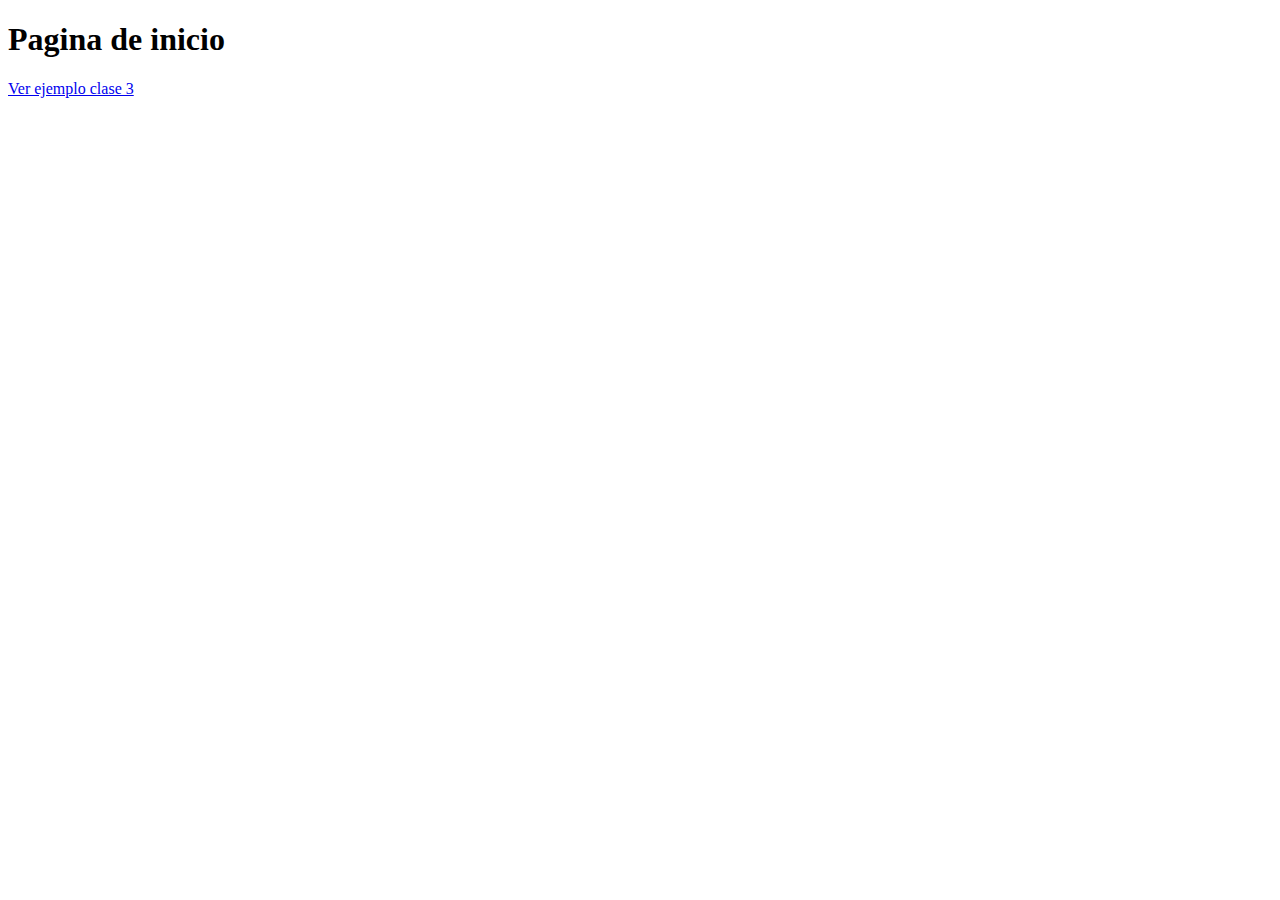
<file: index.html>
<!DOCTYPE html>
<html lang="en">
<head>
    <meta charset="UTF-8">
    <meta name="viewport" content="width=device-width, initial-scale=1.0">
    <title>Document</title>
</head>
<body>
    <h1>Pagina de inicio</h1>
    <a href="semana2/selectores_avanzados.html">Ver ejemplo clase 3</a>
</body>
</html>
</file>
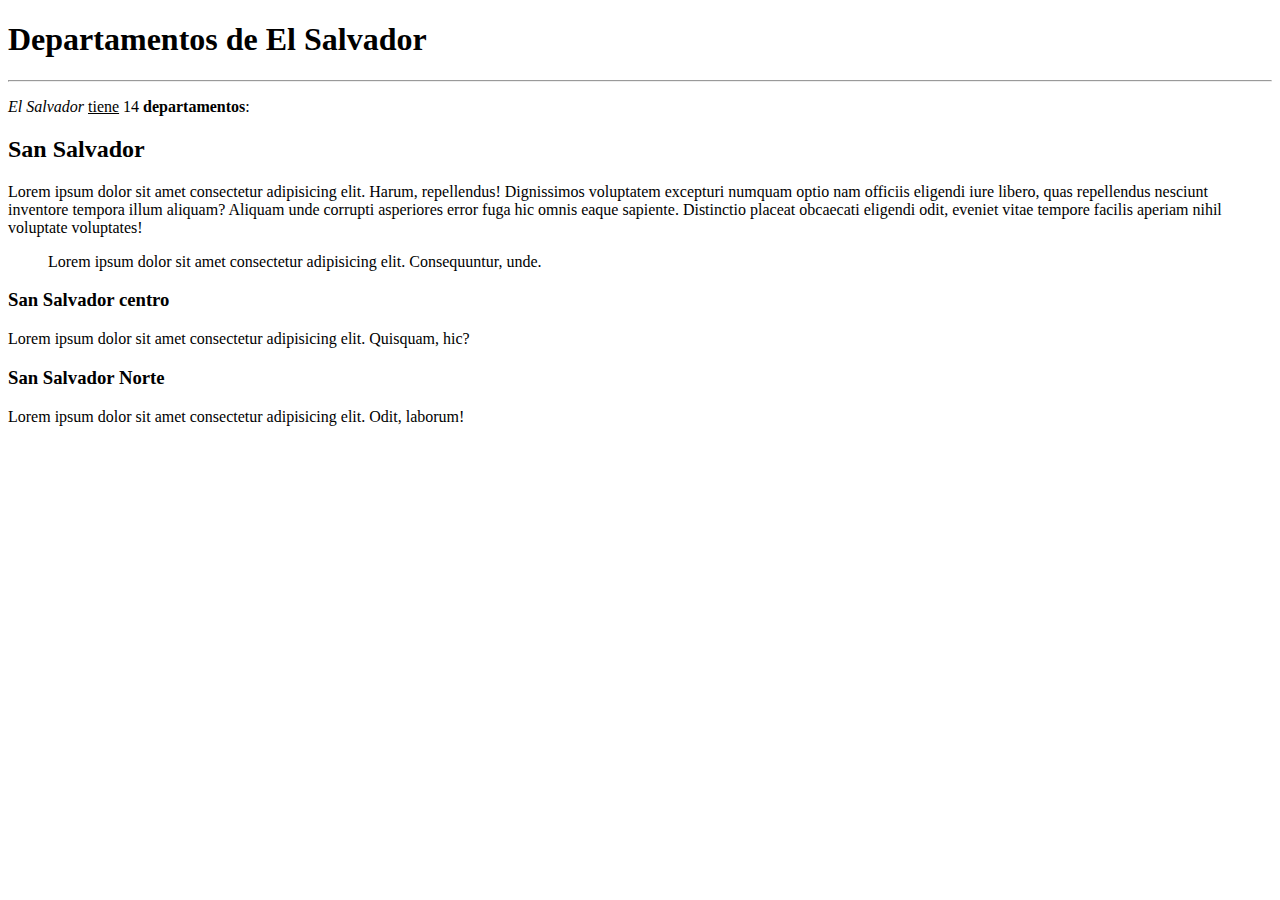
<file: semana1/HolaMundo.html>
<!DOCTYPE html>
<html lang="en">

<head>
    <meta charset="UTF-8">
    <meta name="viewport" content="width=device-width, initial-scale=1.0">
    <title>Mi primera pagina web</title>
</head>

<body>
    <h1>Departamentos de El Salvador</h1>
    <hr>
    <p><i>El Salvador</i> <u>tiene</u> 14 <b>departamentos</b>:</p>

    <div>
        <h2>San Salvador</h2>
        <p>Lorem ipsum dolor sit amet consectetur adipisicing elit. Harum, repellendus! Dignissimos voluptatem excepturi
            numquam optio nam officiis eligendi iure libero, quas repellendus nesciunt inventore tempora illum aliquam?
            Aliquam unde corrupti asperiores error fuga hic omnis eaque sapiente. Distinctio placeat obcaecati eligendi
            odit, eveniet vitae tempore facilis aperiam nihil voluptate voluptates!</p>
        <blockquote>Lorem ipsum dolor sit amet consectetur adipisicing elit. Consequuntur, unde.</blockquote>
        <h3>San Salvador centro</h3>
        <p>Lorem ipsum dolor sit amet consectetur adipisicing elit. Quisquam, hic?</p>
        <h3>San Salvador Norte</h3>
        <p>Lorem ipsum dolor sit amet consectetur adipisicing elit. Odit, laborum!</p>
    </div>

</body>

</html>
</file>
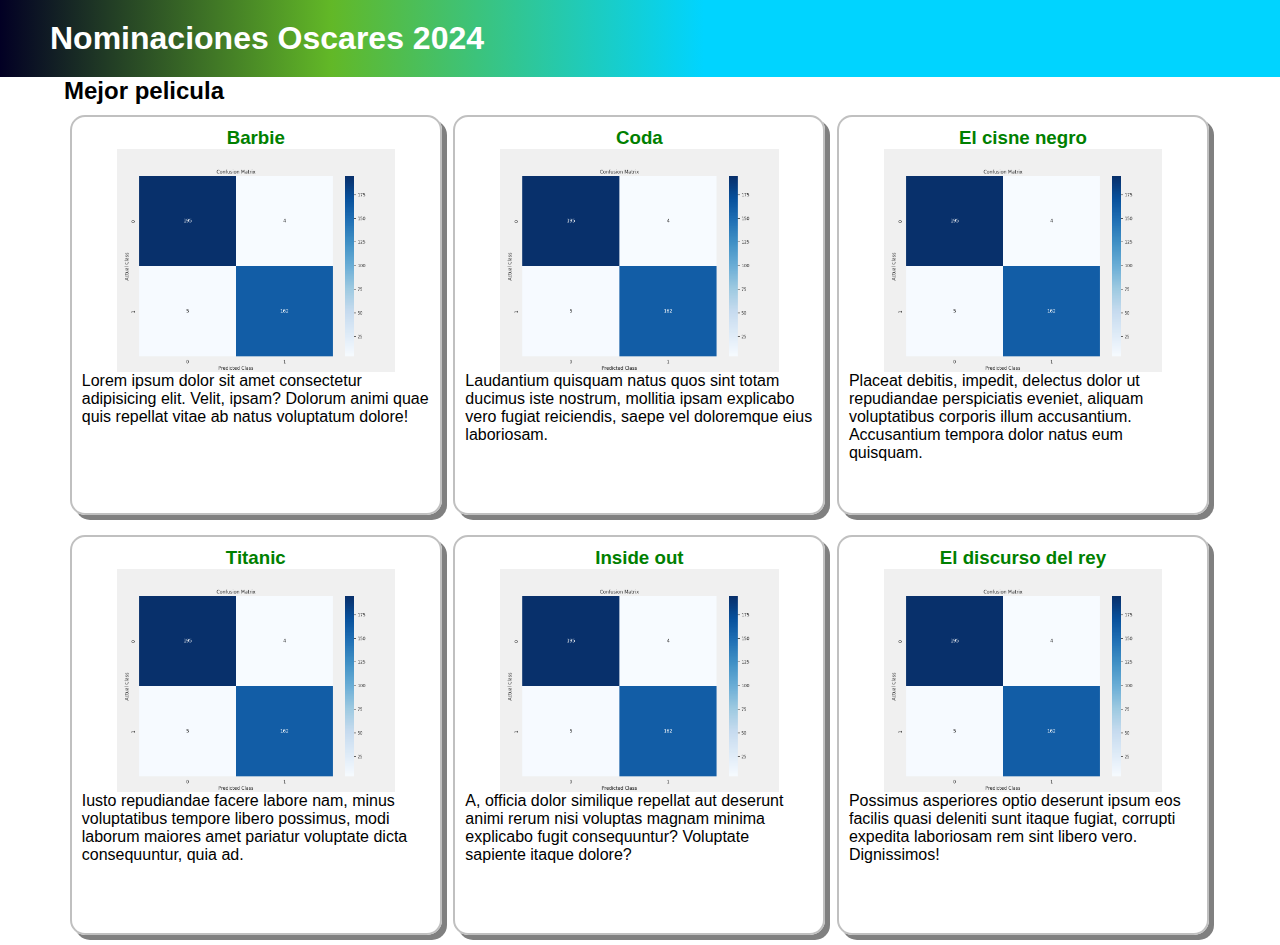
<file: semana2/boxmodel.html>
<!DOCTYPE html>
<html lang="en">
<head>
    <meta charset="UTF-8">
    <meta name="viewport" content="width=device-width, initial-scale=1.0">
    <title>Document</title>
    <link rel="stylesheet" href="boxmodel.css">
</head>
<body>
    <header>
        <h1>Nominaciones Oscares 2024</h1>
    </header>
    <section class="container">
        
        <h2>Mejor pelicula</h2>
        <article>
            <h3>Barbie</h3>
            <img src="../semana1/img/matriz_densenet-binario.png" alt="">
            <p>Lorem ipsum dolor sit amet consectetur adipisicing elit. Velit, ipsam? Dolorum animi quae quis repellat vitae ab natus voluptatum dolore!</p>
        </article>
        <article>
            <h3>Coda</h3>
            <img src="../semana1/img/matriz_densenet-binario.png" alt="Prueba">
            <p>Laudantium quisquam natus quos sint totam ducimus iste nostrum, mollitia ipsam explicabo vero fugiat reiciendis, saepe vel doloremque eius laboriosam.</p>
        </article>
        <article>
            <h3>El cisne negro</h3>
            <img src="../semana1/img/matriz_densenet-binario.png" alt="">
            <p>Placeat debitis, impedit, delectus dolor ut repudiandae perspiciatis eveniet, aliquam voluptatibus corporis illum accusantium. Accusantium tempora dolor natus eum quisquam.</p>
        </article>
        <article>
            <h3>Titanic</h3>
            <img src="../semana1/img/matriz_densenet-binario.png" alt="">
            <p>Iusto repudiandae facere labore nam, minus voluptatibus tempore libero possimus, modi laborum maiores amet pariatur voluptate dicta consequuntur, quia ad.</p>
        </article>
        <article>
            <h3>Inside out</h3>
            <img src="../semana1/img/matriz_densenet-binario.png" alt="">
            <p>A, officia dolor similique repellat aut deserunt animi rerum nisi voluptas magnam minima explicabo fugit consequuntur? Voluptate sapiente itaque dolore?</p>
        </article>
        <article>
            <h3>El discurso del rey</h3>
            <img src="../semana1/img/matriz_densenet-binario.png" alt="">
            <p>Possimus asperiores optio deserunt ipsum eos facilis quasi deleniti sunt itaque fugiat, corrupti expedita laboriosam rem sint libero vero. Dignissimos!</p>
        </article>
    </section>
    

</body>
</html>
</file>
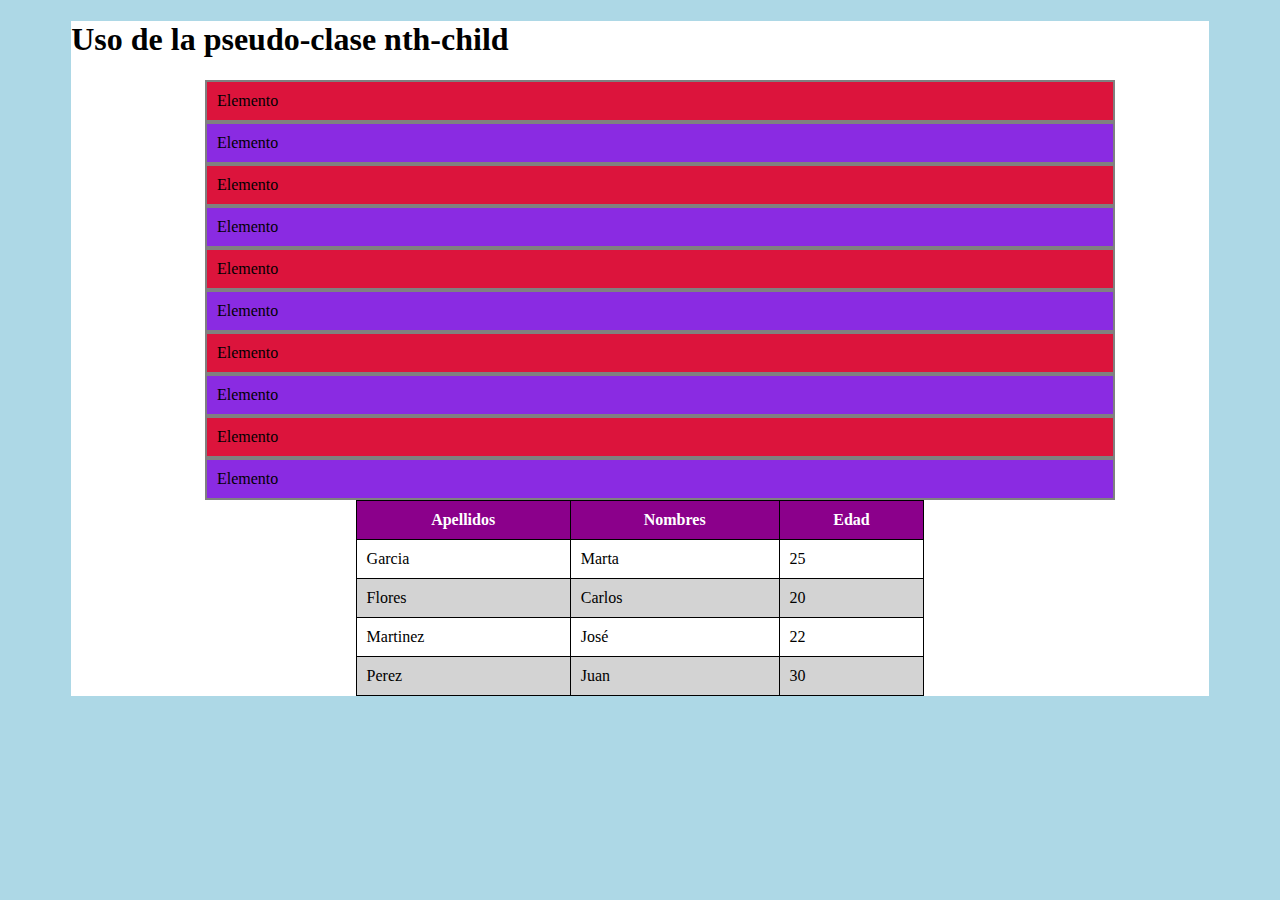
<file: semana2/ejemplo_nth-child.html>
<!DOCTYPE html>
<html lang="en">
<head>
    <meta charset="UTF-8">
    <meta name="viewport" content="width=device-width, initial-scale=1.0">
    <title>Document</title>
    <link rel="stylesheet" href="nthchild.css">
</head>
<body>
    <section class="container">
        <h1>Uso de la pseudo-clase nth-child</h1>
        <ul>
            <li>Elemento</li>
            <li>Elemento</li>
            <li>Elemento</li>
            <li>Elemento</li>
            <li>Elemento</li>
            <li>Elemento</li>
            <li>Elemento</li>
            <li>Elemento</li>
            <li>Elemento</li>
            <li>Elemento</li>
        </ul>

        <table>
            <thead>
                <tr>
                    <th>Apellidos</th>
                    <th>Nombres</th>
                    <th>Edad</th>
                </tr>
            </thead>
            <tbody>
                <tr>
                    <td>Garcia</td>
                    <td>Marta</td>
                    <td>25</td>
                </tr>
                <tr>
                    <td>Flores</td>
                    <td>Carlos</td>
                    <td>20</td>
                </tr>
                <tr>
                    <td>Martinez</td>
                    <td>José</td>
                    <td>22</td>
                </tr>
                <tr>
                    <td>Perez</td>
                    <td>Juan</td>
                    <td>30</td>
                </tr>
            </tbody>
        </table>
    </section>
    

</body>
</html>
</file>
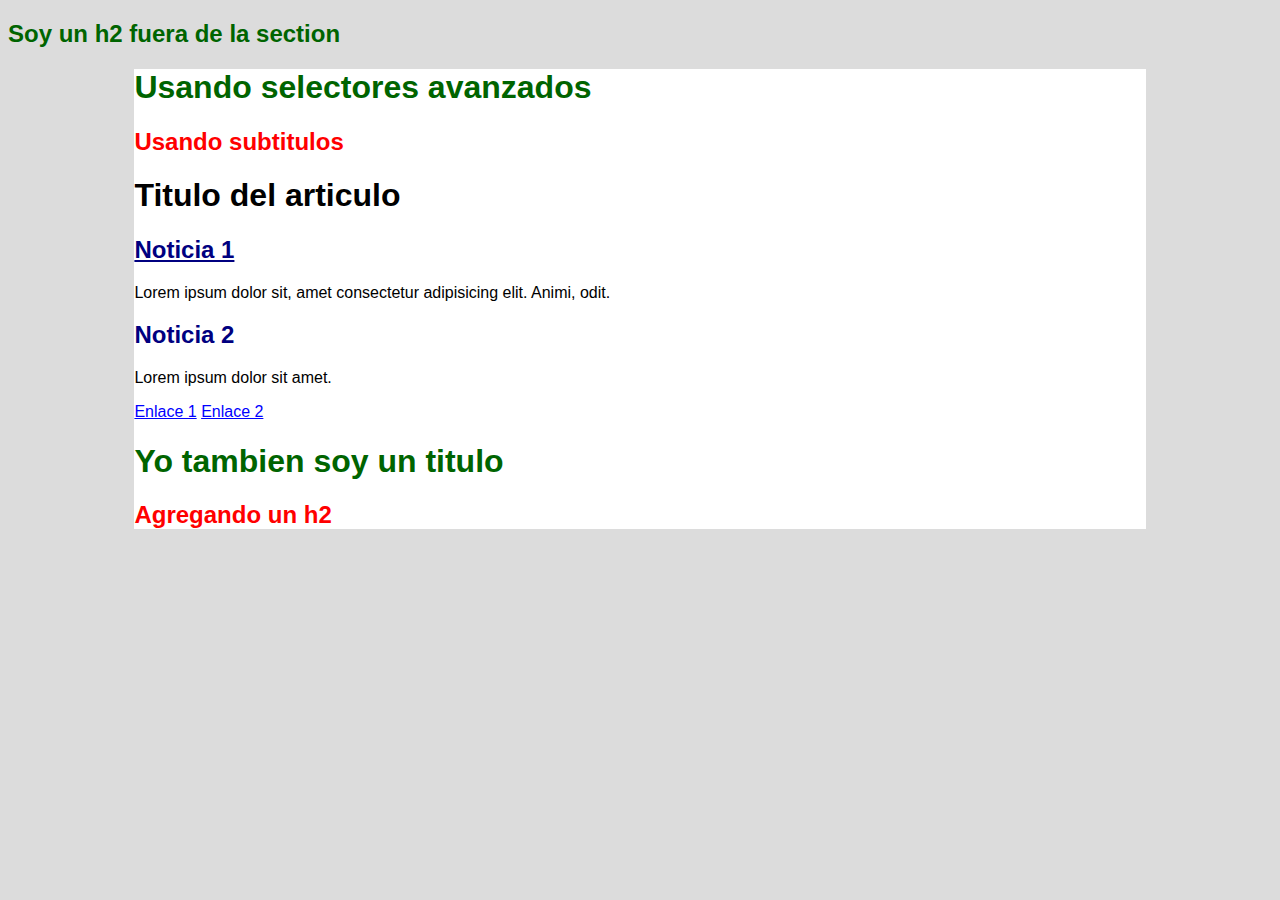
<file: semana2/selectores_avanzados.html>
<!DOCTYPE html>
<html lang="en">
<head>
    <meta charset="UTF-8">
    <meta name="viewport" content="width=device-width, initial-scale=1.0">
    <title>Usando selectores avanzados</title>
    <link rel="stylesheet" href="selectores_avanzados.css">
</head>
<body>
    <h2>Soy un h2 fuera de la section</h2>
    <section>
        <h1>Usando selectores avanzados</h1>
        <h2>Usando subtitulos</h2>
        <article>
            <h1>Titulo del articulo</h1>
            <h2>Noticia 1</h2>
            <p>Lorem ipsum dolor sit, amet consectetur adipisicing elit. Animi, odit.</p>
            <h2>Noticia 2</h2>
            <p>Lorem ipsum dolor sit amet.</p>
            <a href="#">Enlace 1</a>
            <a href="https://www.google.com/">Enlace 2</a>
        </article>
        <h1>Yo tambien soy un titulo</h1>
        <h2>Agregando un h2</h2>
    </section>
</body>
</html>
</file>
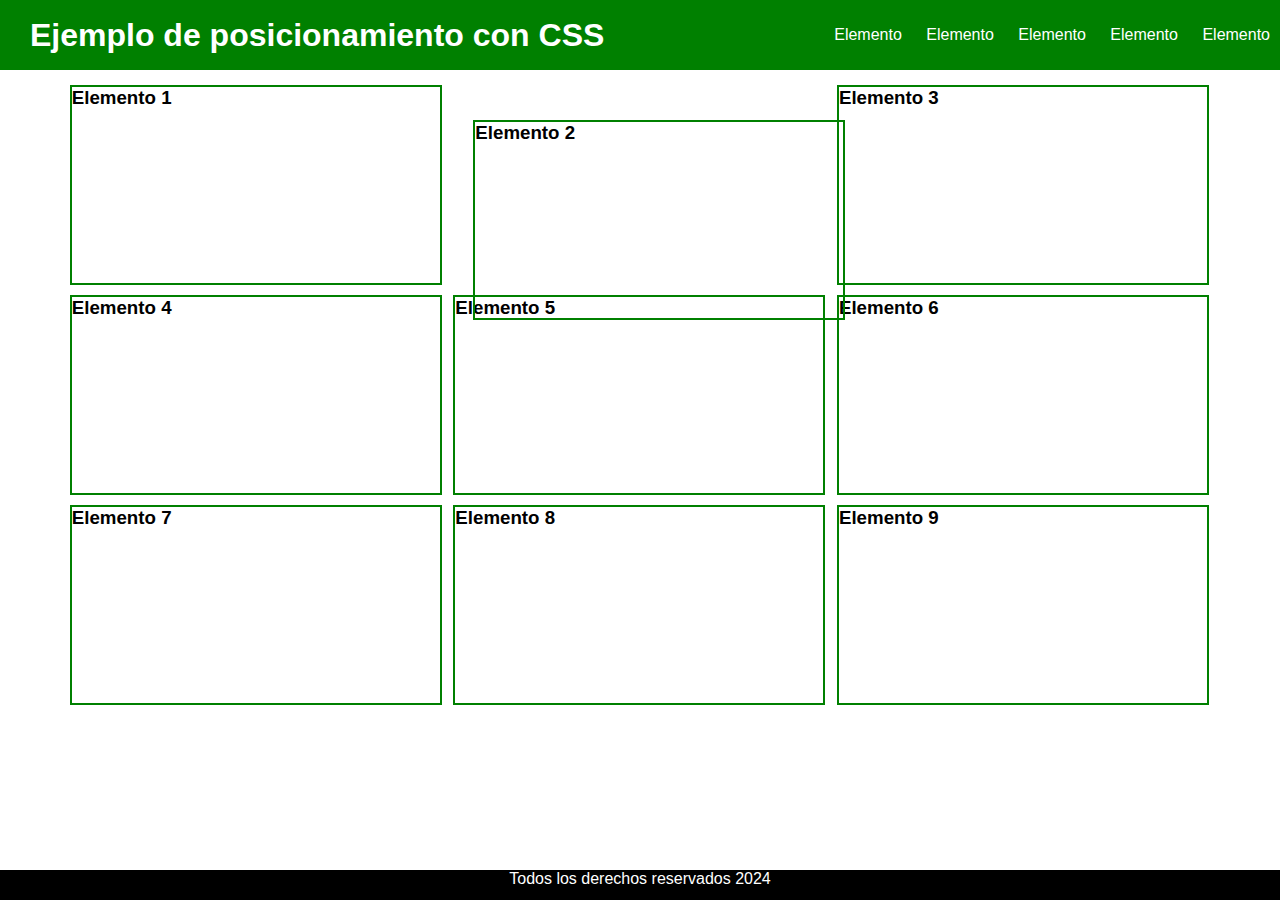
<file: semana3/posicionamiento.html>
<!DOCTYPE html>
<html lang="en">
<head>
    <meta charset="UTF-8">
    <meta name="viewport" content="width=device-width, initial-scale=1.0">
    <title>Ejemplo de posicionamiento CSS</title>
    <link rel="stylesheet" href="css/posicionamiento.css">
</head>
<body>
    <div class="banner">
        
    </div>
    <header>
        <h1>Ejemplo de posicionamiento con CSS</h1>
        <nav>
            <ul class="menu">
                <li><a href="#">Elemento</a></li>
                <li><a href="#">Elemento</a></li>
                <li><a href="#">Elemento</a></li>
                <li><a href="#">Elemento</a></li>
                <li><a href="#">Elemento</a></li>
            </ul>
        </nav>
    </header>
    <section class="contenedor">
        <div class="caja">
            <h3>Elemento 1</h3>
        </div>
        <div class="caja">
            <h3>Elemento 2</h3>
        </div>
        <div class="caja">
            <h3>Elemento 3</h3>
        </div>
        <div class="caja">
            <h3>Elemento 4</h3>
        </div>
        <div class="caja">
            <h3>Elemento 5</h3>
        </div>
        <div class="caja">
            <h3>Elemento 6</h3>
        </div>
        <div class="caja">
            <h3>Elemento 7</h3>
        </div>
        <div class="caja">
            <h3>Elemento 8</h3>
        </div>
        <div class="caja">
            <h3>Elemento 9</h3>
        </div>
    </section>
    <footer>
        <p>Todos los derechos reservados 2024</p>
    </footer>

</body>
</html>
</file>
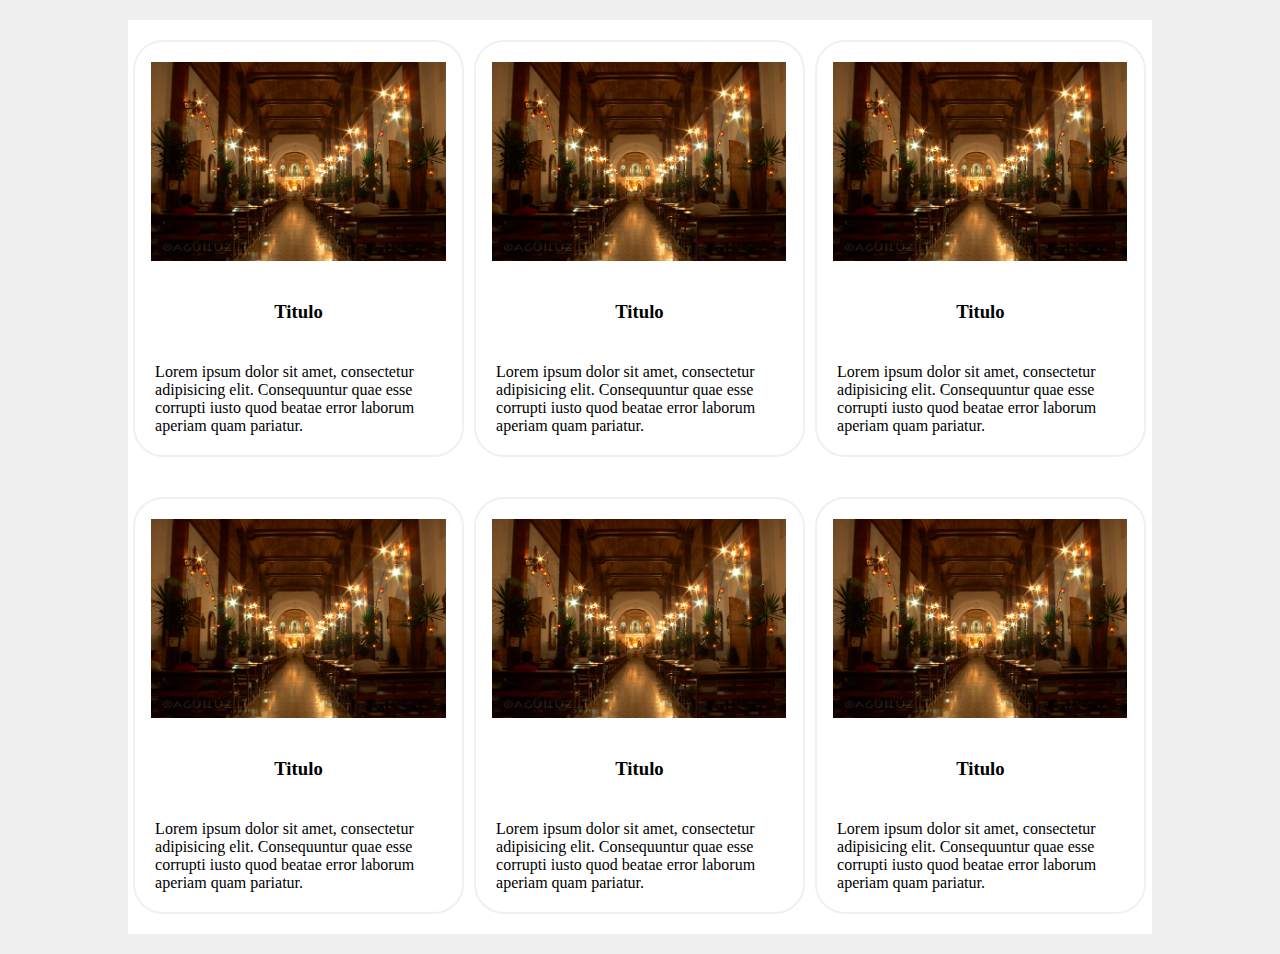
<file: semana4/responsive_cards.html>
<!DOCTYPE html>
<html lang="en">
<head>
    <meta charset="UTF-8">
    <meta name="viewport" content="width=device-width, initial-scale=1.0">
    <title>Document</title>
    <link rel="stylesheet" href="css/responsive_cards.css">
</head>
<body>
    <div class="container">
        <div class="card">
            <img src="img/ahuachapan.jpg" alt="">
            <h3>Titulo</h3>
            <p>Lorem ipsum dolor sit amet, consectetur adipisicing elit. Consequuntur quae esse corrupti iusto quod beatae error laborum aperiam quam pariatur.</p>
        </div>
        <div class="card">
            <img src="img/ahuachapan.jpg" alt="">
            <h3>Titulo</h3>
            <p>Lorem ipsum dolor sit amet, consectetur adipisicing elit. Consequuntur quae esse corrupti iusto quod beatae error laborum aperiam quam pariatur.</p>
        </div>
        <div class="card">
            <img src="img/ahuachapan.jpg" alt="">
            <h3>Titulo</h3>
            <p>Lorem ipsum dolor sit amet, consectetur adipisicing elit. Consequuntur quae esse corrupti iusto quod beatae error laborum aperiam quam pariatur.</p>
        </div>
        <div class="card">
            <img src="img/ahuachapan.jpg" alt="">
            <h3>Titulo</h3>
            <p>Lorem ipsum dolor sit amet, consectetur adipisicing elit. Consequuntur quae esse corrupti iusto quod beatae error laborum aperiam quam pariatur.</p>
        </div>
        <div class="card">
            <img src="img/ahuachapan.jpg" alt="">
            <h3>Titulo</h3>
            <p>Lorem ipsum dolor sit amet, consectetur adipisicing elit. Consequuntur quae esse corrupti iusto quod beatae error laborum aperiam quam pariatur.</p>
        </div>
        <div class="card">
            <img src="img/ahuachapan.jpg" alt="">
            <h3>Titulo</h3>
            <p>Lorem ipsum dolor sit amet, consectetur adipisicing elit. Consequuntur quae esse corrupti iusto quod beatae error laborum aperiam quam pariatur.</p>
        </div>
    </div>
</body>
</html>
</file>
<file: semana2/boxmodel.css>
*{
    margin: 0;
    padding: 0;
}

html{
    font-family: 'Segoe UI', Tahoma, Geneva, Verdana, sans-serif;
}

header{
    background: linear-gradient(90deg, rgba(2,0,36,1) 0%, rgba(98,184,39,1) 24%, rgba(0,212,255,1) 51%);
    width: 100%;
    color: white;
    font-weight: bold;
    padding: 20px 50px;

}

section{
    width: 90%;
    margin: 0 auto;
}

section article{
    width: 32.3%;
    float: left;
    border: 2px silver solid;
    padding: 10px;
    box-sizing: border-box;
    margin: 10px 0.5%;
    border-radius: 15px;
    height: 400px;
    box-shadow: 5px 5px gray;
    
}

article h3{
    color: green;
    text-align: center;
}

article img{
    width: 80%;
    margin: 0 auto;
    display: block;
}
</file>
<file: semana2/nthchild.css>
body{
    background-color: lightblue;
}

.container{
    width: 90%;
    margin: 0 auto;
    background-color: white;
}

ul{
    width: 80%;
    margin: 0 auto;
}

li{
    list-style-type: none;
    padding: 10px;
    border: 2px solid gray;
    
}

li:nth-child(even){
    background-color: blueviolet;
}

li:nth-child(odd){
    background-color: crimson;
}

table{
    border: 1px solid black;
    width: 50%;
    margin: 0 auto;
    border-collapse: collapse;

th, td{
    border: 1px solid black;
    padding: 10px;
   
}

thead{
    background-color: darkmagenta;
    color: white;
    font-weight: bold;
}

tbody tr:nth-child(2n+2){
    background-color: lightgray;
}

tbody tr:hover{
    background-color:darkmagenta ;
    color: white;
}
</file>
<file: semana2/selectores_avanzados.css>
html{
    background-color: gainsboro;
    font-family: Verdana, Geneva, Tahoma, sans-serif;
    color:darkgreen;
}

section{
    width: 80%;
    margin: 0 auto;
    background-color: white;
}

article{
    color:black;
}

section h2{ /* Toma todos los h2 dentro de una section*/
    color: navy;
}

section>h2{ /* toma todos los h2 que son hijos directos de section*/
    font-family: 'Segoe UI', Tahoma, Geneva, Verdana, sans-serif;
    color:red;
}

article h1+h2{ /*Toma los h2 adyacentes a h1 que esten dentro de un article*/
    text-decoration: underline;
}

a:link{
    color: blue;
}

a:visited{
    color:aqua;
}

a:hover{
    color:navy;
}
</file>
<file: semana3/css/posicionamiento.css>
*{
    margin: 0;
    padding: 0;
    box-sizing: border-box;
}

html{
    font-family: 'Segoe UI', Tahoma, Geneva, Verdana, sans-serif;
}

.contenedor{
    width: 90%;
    margin: 0 auto;
    display: flex;
    flex-wrap: wrap;
    position: relative;
    margin-top: 80px;
}
.caja{
    width: 32.3%;
    height: 200px;
    border: 2px green solid;
    margin: 5px 0.5%;
}

.caja:nth-child(2){
    position: relative;
    top: 35px;
    left: 20px;
}

.caja:nth-child(5){
    position: static;
    top:30px;
    left:30px;
}

header{
    width: 100%;
    height: 70px;
    background-color: green;
    color:white;
    position: absolute;
    top:0;
    left:0;
    z-index: 10;
    padding-left: 30px;
    display: flex;
    justify-content: space-between;
    align-items: center;

}

header nav a{
    text-decoration: none;
    color: white;
    display: inline-block;
    padding: 23px 10px;
}

header nav a:hover{
    background-color: black;
}

footer{
    width: 100%;
    height: 30px;
    background-color: black;
    color:white;
    position: fixed;
    bottom: 0;
    left:0;
    
}

footer p{
    text-align: center;
}
.menu li{
    display: inline-block;
}

.banner{
    width: 100%;
    background-color: black;
    height: 200px;
    display: none;
    
}
</file>
<file: semana4/css/responsive_cards.css>
*{
    margin: 0;
    padding: 0;
    box-sizing: border-box;
}

html{
    background-color: #F0F0F0;
}

.container{
    width: 80%;
    margin: 20px auto;
    background-color: white;
    display: flex;
    flex-wrap: wrap;

}

.card{
    width: 32.3%;
    margin: 20px 0.5%;
    border-radius: 30px;
    border: #F0F0F0 2px solid;
   

}

.card h3, .card p{
    padding: 20px;
}

.card h3{
    text-align: center;
}

.card img{
    max-width: 90%;
    display: block;
    margin: 20px auto;
}

@media screen and (max-width: 480px) {
    html{
        background-color: aqua;
    }

    .container{
        width: 95%;
    }

    .container .card{
        width: 99%;
    }


    
  }
  @media screen and (min-width: 481px) and (max-width: 768px){
    html{
        background-color: yellow;
    }

    .container{
        width: 90%;
    }

    .container .card{
        width: 49%;
    }
  }
  @media screen and (min-width: 769px) {
   
  }
</file>
